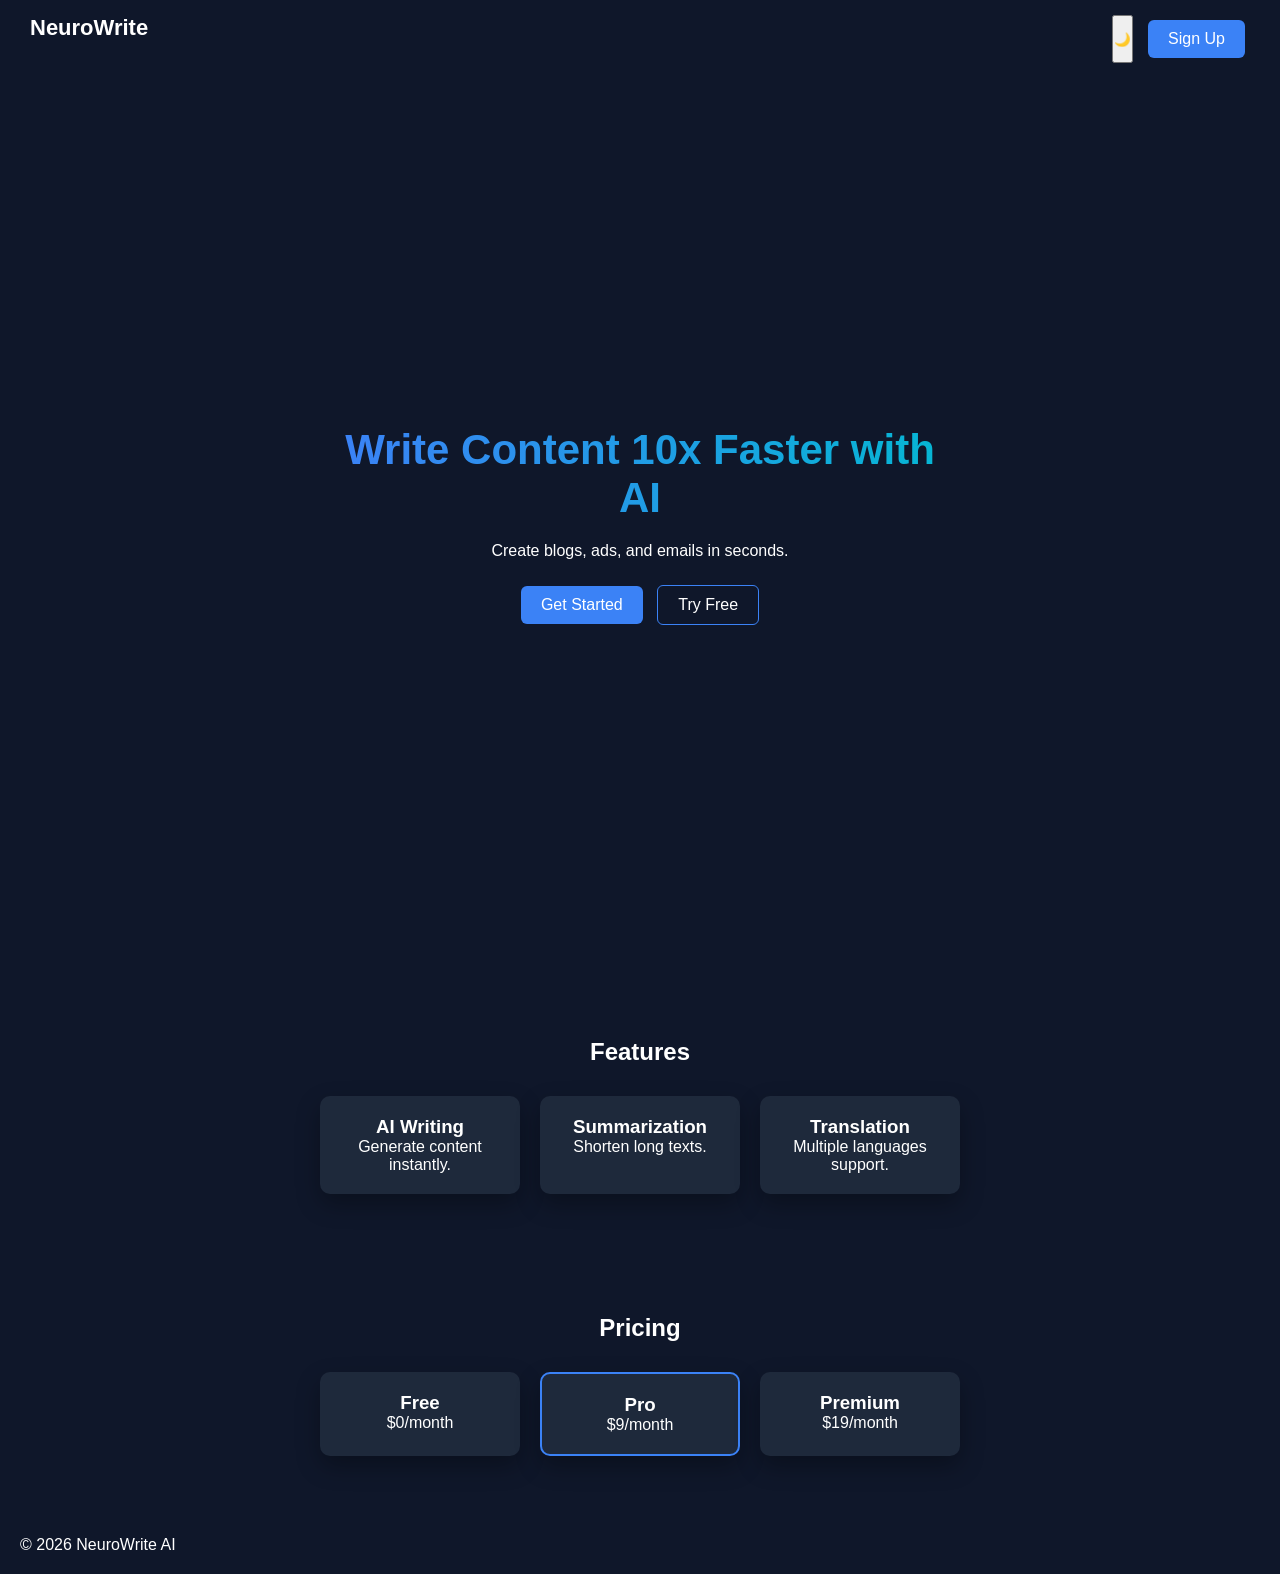
<file: index.html>
<!DOCTYPE html>
<html lang="en">
<head>
    <meta charset="UTF-8">
    <meta name="viewport" content="width=device-width, initial-scale=1.0">
    <title>NeuroWrite AI</title>
    <link rel="stylesheet" href="style.css">
</head>
<body>

    <!-- Navbar -->
    <nav class="navbar">
        <h2 class="logo">NeuroWrite</h2>

        <div class="nav-actions">
            <button id="themeToggle">🌙</button>
            <a href="signup.html" class="btn">Sign Up</a>
        </div>
    </nav>

    <!-- Hero -->
    <header class="hero">
        <div class="hero-content reveal">
            <h1>Write Content 10x Faster with AI</h1>
            <p>Create blogs, ads, and emails in seconds.</p>

            <div class="buttons">
                <a href="#pricing" class="btn">Get Started</a>
                <a href="signup.html" class="btn secondary">Try Free</a>
            </div>
        </div>
    </header>

    <!-- Features -->
    <section class="features">
        <h2 class="reveal">Features</h2>

        <div class="cards">
            <div class="card reveal">
                <h3>AI Writing</h3>
                <p>Generate content instantly.</p>
            </div>

            <div class="card reveal">
                <h3>Summarization</h3>
                <p>Shorten long texts.</p>
            </div>

            <div class="card reveal">
                <h3>Translation</h3>
                <p>Multiple languages support.</p>
            </div>
        </div>
    </section>

    <!-- Pricing -->
    <section id="pricing" class="pricing">
        <h2 class="reveal">Pricing</h2>

        <div class="cards">
            <div class="card reveal">
                <h3>Free</h3>
                <p>$0/month</p>
            </div>

            <div class="card popular reveal">
                <h3>Pro</h3>
                <p>$9/month</p>
            </div>

            <div class="card reveal">
                <h3>Premium</h3>
                <p>$19/month</p>
            </div>
        </div>
    </section>

    <!-- Footer -->
    <footer>
        <p>© 2026 NeuroWrite AI</p>
    </footer>

    <script src="script.js"></script>
</body>
</html>
</file>
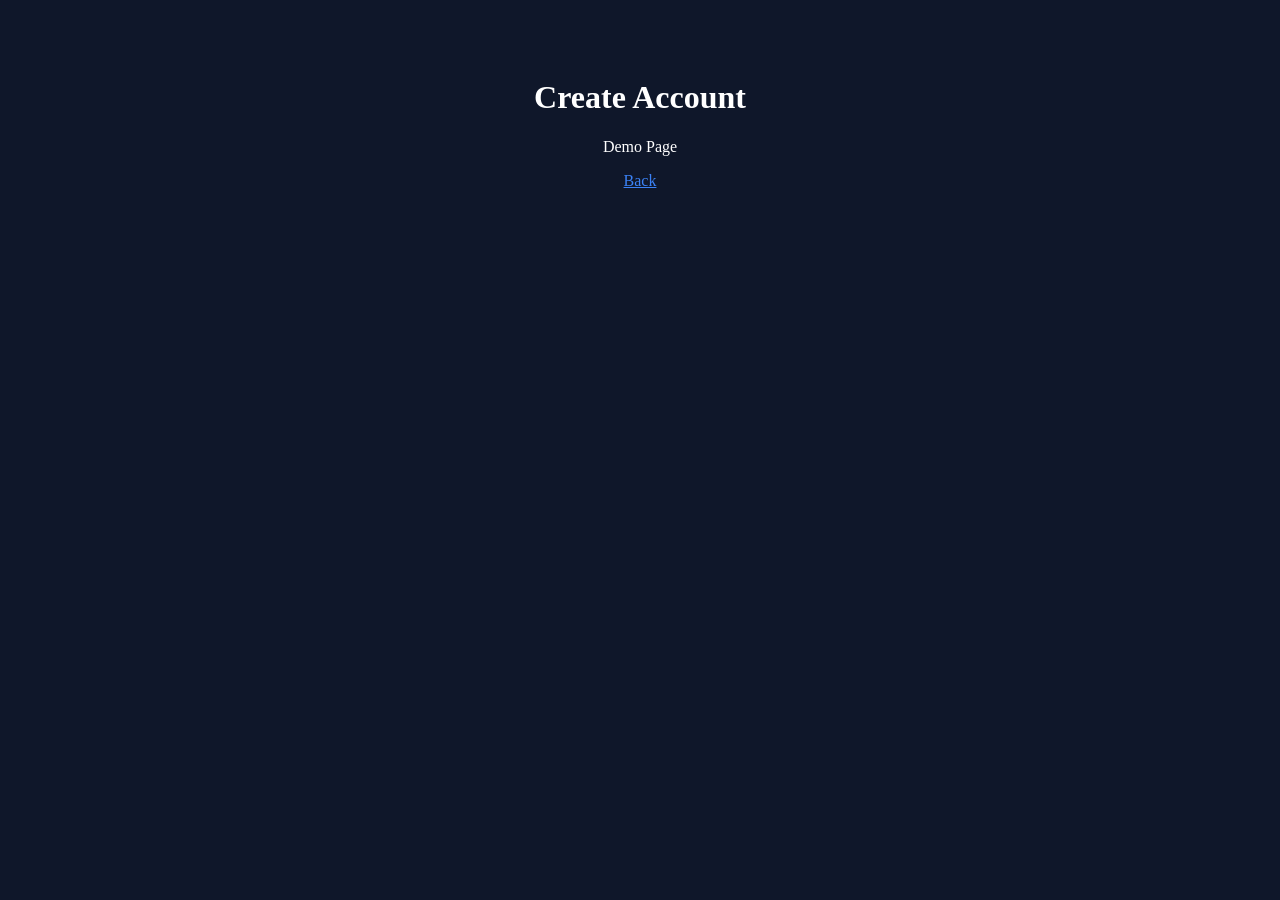
<file: signup.html>
<!DOCTYPE html>
<html>
<head>
    <title>Sign Up</title>
</head>
<body style="background:#0f172a; color:white; text-align:center; padding:50px;">
    <h1>Create Account</h1>
    <p>Demo Page</p>
    <a href="index.html" style="color:#3b82f6;">Back</a>
</body>
</html>
</file>
<file: style.css>
:root {
    --bg: #0f172a;
    --text: #ffffff;
    --card: #1e293b;
    --primary: #3b82f6;
}

body.light {
    --bg: #ffffff;
    --text: #0f172a;
    --card: #f1f5f9;
}

* {
    margin: 0;
    padding: 0;
    box-sizing: border-box;
    font-family: "Segoe UI", sans-serif;
}

body {
    background: var(--bg);
    color: var(--text);
    transition: 0.3s;
}

/* Navbar */
.navbar {
    position: sticky;
    top: 0;
    background: var(--bg);
    display: flex;
    justify-content: space-between;
    padding: 15px 30px;
    z-index: 1000;
}

.logo {
    font-size: 22px;
}

.nav-actions {
    display: flex;
    gap: 10px;
}

/* Hero */
.hero {
    height: 100vh;
    display: flex;
    justify-content: center;
    align-items: center;
}

.hero-content {
    text-align: center;
    max-width: 600px;
}

.hero h1 {
    font-size: 42px;
    margin-bottom: 20px;
    background: linear-gradient(to right, #3b82f6, #06b6d4);
    -webkit-background-clip: text;
    color: transparent;
}

.buttons {
    margin-top: 20px;
}

/* Buttons */
.btn {
    background: var(--primary);
    padding: 10px 20px;
    border-radius: 6px;
    color: white;
    text-decoration: none;
    margin: 5px;
    display: inline-block;
    transition: 0.3s;
}

.btn.secondary {
    background: transparent;
    border: 1px solid var(--primary);
}

.btn:hover {
    transform: scale(1.05);
}

/* Sections */
section {
    padding: 60px 20px;
    text-align: center;
}

.cards {
    display: flex;
    justify-content: center;
    gap: 20px;
    margin-top: 30px;
}

.card {
    background: var(--card);
    padding: 20px;
    border-radius: 10px;
    width: 200px;
    transition: 0.3s;
    box-shadow: 0 10px 25px rgba(0,0,0,0.3);
}

.card:hover {
    transform: translateY(-10px);
}

.popular {
    border: 2px solid var(--primary);
}

/* Scroll Animation */
.reveal {
    opacity: 0;
    transform: translateY(40px);
    transition: 0.8s;
}

.reveal.active {
    opacity: 1;
    transform: translateY(0);
}

/* Footer */
footer {
    padding: 20px;
}

/* Responsive */
@media (max-width: 768px) {
    .cards {
        flex-direction: column;
        align-items: center;
    }

    .hero h1 {
        font-size: 28px;
    }
}
</file>
